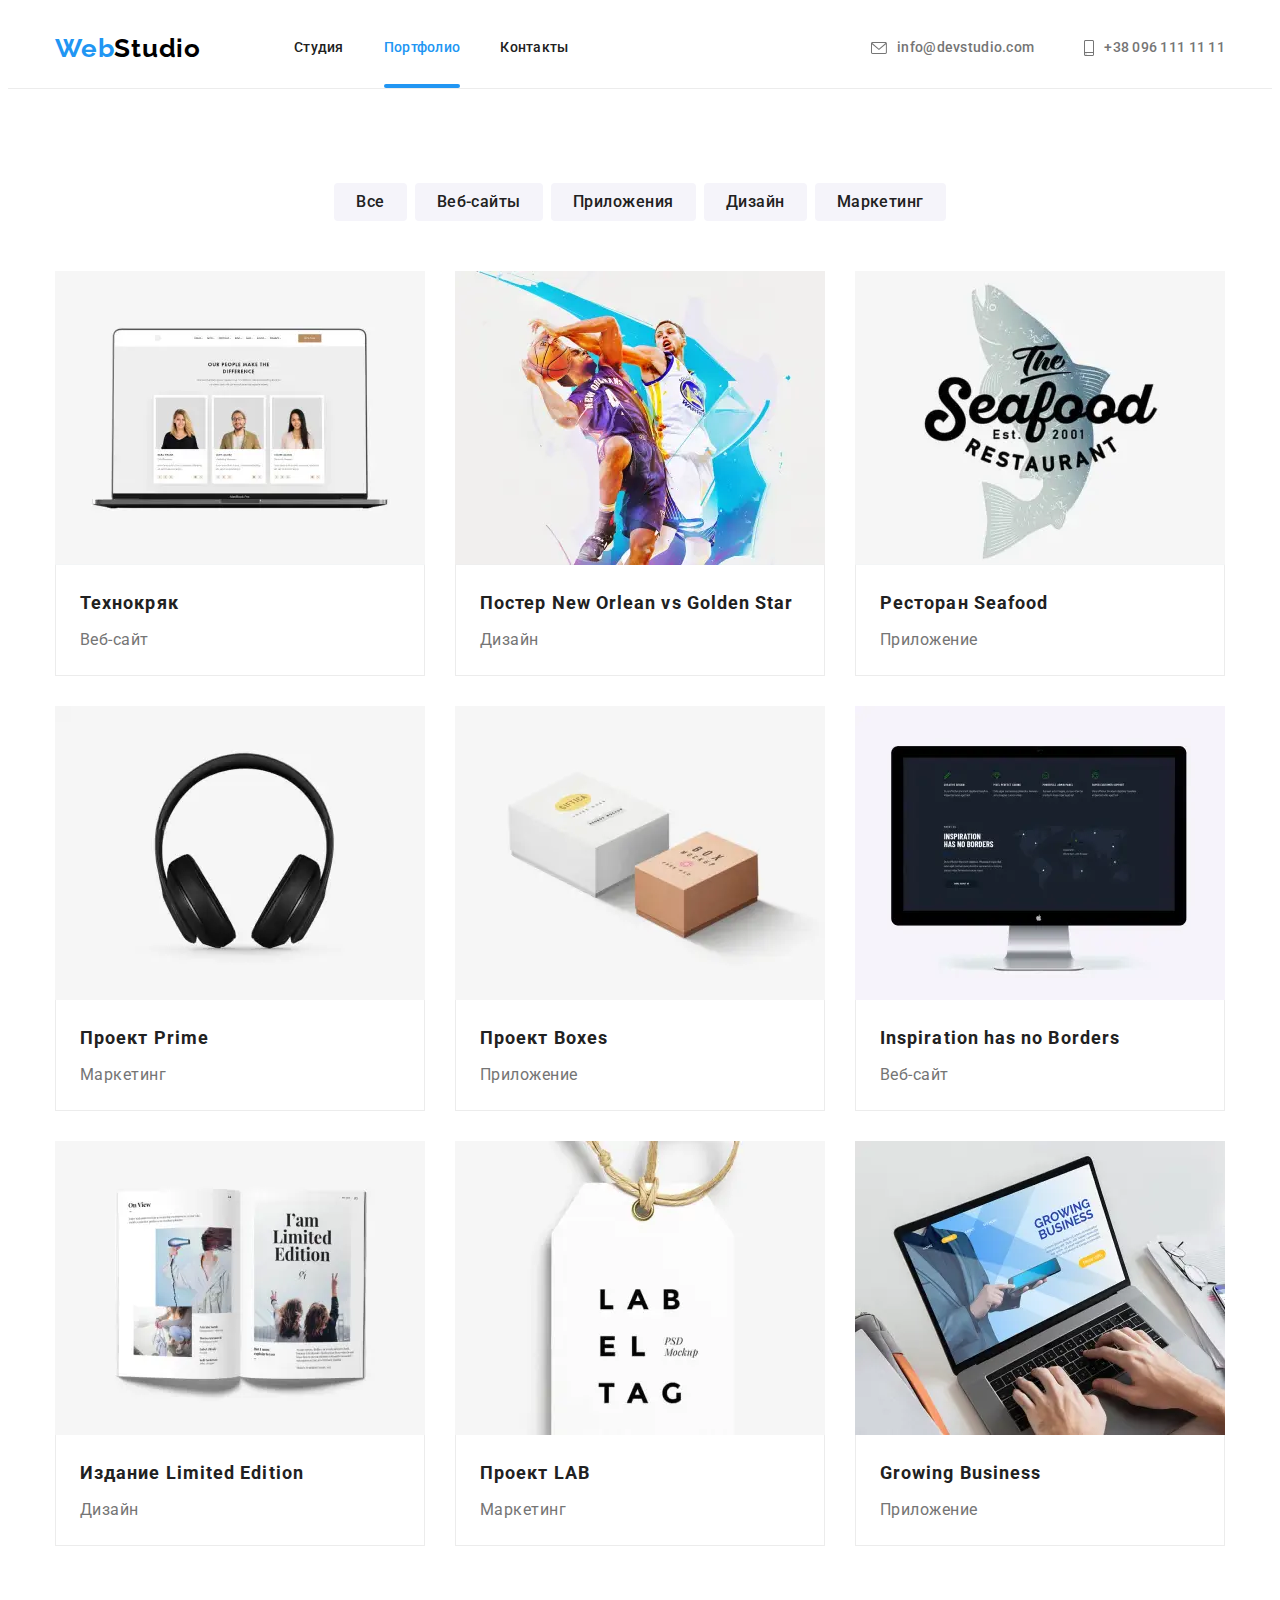
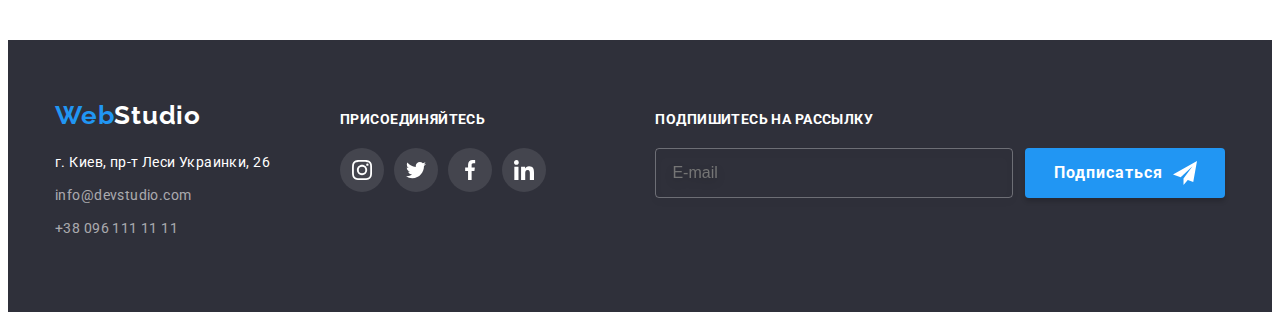
<file: portfolio.html>
<!DOCTYPE html>
<html lang="ru">
  <head>
    <meta charset="UTF-8" />
    <meta http-equiv="X-UA-Compatible" content="IE=edge" />
    <meta name="viewport" content="width=device-width, initial-scale=1.0" />
    <link
      rel="stylesheet"
      href="https://cdnjs.cloudflare.com/ajax/libs/modern-normalize/1.1.0/modern-normalize.min.css"
      integrity="sha512-wpPYUAdjBVSE4KJnH1VR1HeZfpl1ub8YT/NKx4PuQ5NmX2tKuGu6U/JRp5y+Y8XG2tV+wKQpNHVUX03MfMFn9Q=="
      crossorigin="anonymous"
      referrerpolicy="no-referrer"
    />
    <link rel="stylesheet" href="./css/main.min.css" />
    <link rel="preconnect" href="https://fonts.googleapis.com" />
    <link rel="preconnect" href="https://fonts.gstatic.com" crossorigin />
    <link
      href="https://fonts.googleapis.com/css2?family=Raleway:wght@700&family=Roboto:wght@400;500;700;900&display=swap"
      rel="stylesheet"
    />
    <title>Портфолио</title>
  </head>
  <body>
    <!-- header -->
    <header class="header">
      <div class="container header__container">
        <nav class="header__menu">
          <a class="link logo up-logo" href="./index.html">
            <span class="logo-span">Web</span>Studio
          </a>
          <ul class="header__nav list">
            <li class="header__nav-item">
              <a class="link header__menu-link" href="./index.html"
                >Студия</a
              >
            </li>
            <li class="header__nav-item">
              <a class="link header__menu-link active-link" href="./portfolio.html">Портфолио</a>
            </li>
            <li class="header__nav-item">
              <a class="link header__menu-link" href="">Контакты</a>
            </li>
          </ul>
        </nav>
        <button class="header__mobile-menu-but" aria-label="Меню" data-menu-open>
          <svg class="header__mobile-menu-icon" width="40px" height="40px" >
            <use href="./images/sprite.svg#icon-mobile-menu"></use>
          </svg>
        </button>

        <!-- mobile menu -->

        <div class="mobile-menu" data-menu>
          <button class="close-mobile-btn" aria-label="Закрыть меню" data-menu-close>
            <svg class="close-mobile-icon" width="40px" height="40px">
              <use href="./images/sprite.svg#icon-close_menu"></use>
            </svg>
          </button>

          <ul class="list">
            <li class="header__nav-item">
              <a class="link header__menu-link" href="./index.html"
                >Студия</a
              >
            </li>
            <li class="header__nav-item">
              <a class="link header__menu-link active-link" href="./portfolio.html">Портфолио</a>
            </li>
            <li class="header__nav-item">
              <a class="link header__menu-link" href="">Контакты</a>
            </li>
          </ul>

          <div class="mobile-menu-cont">
            <ul class="mobile-menu-list list">
              <li class="mobile__cont-item">
                <a class="link mobile__cont-link" href="tel:+380961111111">
                  +38&nbsp;096&nbsp;111&nbsp;11&nbsp;11
                </a>
              </li>
              <li class="mobile__cont-item">
                <a class="link mobile__cont-link" href="mailto:info@devstudio.com">                  
                  info@devstudio.com
                </a>
              </li>
            </ul>

            <ul class="mobile__social-list list">
              <li class="mobile__social-item">
                <a href="#" class="mobile__social-link link">Instagram</a>
              </li>
              <li class="mobile__social-item">
                <a href="#" class="mobile__social-link link">Twitter</a>
              </li>
              <li class="mobile__social-item">
                <a href="#" class="mobile__social-link link">Facebook</a>
              </li>
              <li class="mobile__social-item">
                <a href="#" class="mobile__social-link link">LinkedIn</a>
              </li>
            </ul>
          </div>
        </div>
          

        <!-- end mobile-menu -->


        <ul class="list header__cont-list">
          <li class="header__cont-item">
            <a class="link header__cont-link" href="mailto:info@devstudio.com">
              <svg class="header__cont-icon icon-envelope" width="14px" height="10px">
                <use href="./images/sprite.svg#icon-envelope"></use>
              </svg>
              info@devstudio.com
            </a>
          </li>
          <li class="header__cont-item">
            <a class="link header__cont-link" href="tel:+380961111111">
              <svg class="header__cont-icon icon-smartphone" width="10px" height="14px">
                <use href="./images/sprite.svg#icon-smartphone"></use>
              </svg>
              +38 096 111 11 11
            </a>
          </li>
        </ul>
      </div>
    </header>

    <!-- main -->
    <main>
      <section class="potfolio_container">
        <div class="container">
          <h1 class="visually-hidden">Наши работы</h1>
          <ul class="list filter-list">
            <li class="filter-item">
              <button class="btn-filter" type="button">Все</button>
            </li>
            <li class="filter-item">
              <button class="btn-filter" type="button">Веб-сайты</button>
            </li>
            <li class="filter-item">
              <button class="btn-filter" type="button">Приложения</button>
            </li>
            <li class="filter-item">
              <button class="btn-filter" type="button">Дизайн</button>
            </li>
            <li class="filter-item">
              <button class="btn-filter" type="button">Маркетинг</button>
            </li>
          </ul>
          <ul class="list ptf__list">
            <li class="ptf__item">
              <a class="link portfolio__link" href="">
                <div class="ptf__img-cont">
                  <picture>
                    <source
                      media="(min-width: 1200px)"
                      srcset="
                        ./images/works/works-1-desktop.webp    1x,
                        ./images/works/works-1-desktop@2x.webp 2x
                      "
                      type="image/webp"
                    />
                    <source
                      media="(min-width: 1200px)"
                      srcset="
                        ./images/works/works-1-desktop.jpg    1x,
                        ./images/works/works-1-desktop@2x.jpg 2x
                      "
                    />
                    <source
                      media="(min-width: 768px)"
                      srcset="
                        ./images/works/works-1-tablet.webp    1x,
                        ./images/works/works-1-tablet@2x.webp 2x
                      "
                      type="image/webp"
                    />
                    <source
                      media="(min-width: 768px)"
                      srcset="
                        ./images/works/works-1-tablet.jpg    1x,
                        ./images/works/works-1-tablet@2x.jpg 2x
                      "
                    />
                    <source
                      srcset="
                        ./images/works/works-1.webp    1x,
                        ./images/works/works-1@2x.webp 2x
                      "
                      type="image/webp"
                    />
                    <source
                      srcset="
                        ./images/works/works-1.jpg    1x,
                        ./images/works/works-1@2x.jpg 2x
                      "
                    />
                    <img
                      class="pft__photo"
                      src="#"
                      alt="Фото веб-сайта"
                      width="370"
                      loading="lazy"
                    />
                  </picture>

                  <div class="ptf__descr-cont">
                    <p class="ptf__descr">
                      Технокряк это современная площадка распространения
                      коронавируса. Компании используют эту платформу для
                      цифрового шпионажа и атак на защищённые сервера
                      конкурентов.
                    </p>
                  </div>
                </div>

                <div class="ptf__textcont">
                  <h2 class="ptf__title">Технокряк</h2>
                  <p class="ptf__subtitle">Веб-сайт</p>
                </div>
              </a>
            </li>
            <li class="ptf__item">
              <a class="link portfolio__link" href="">
                <div class="ptf__img-cont">
                  <picture>
                    <source
                      media="(min-width: 1200px)"
                      srcset="
                        ./images/works/works-2-desktop.webp    1x,
                        ./images/works/works-2-desktop@2x.webp 2x
                      "
                      type="image/webp"
                    />
                    <source
                      media="(min-width: 1200px)"
                      srcset="
                        ./images/works/works-2-desktop.jpg    1x,
                        ./images/works/works-2-desktop@2x.jpg 2x
                      "
                    />
                    <source
                      media="(min-width: 768px)"
                      srcset="
                        ./images/works/works-2-tablet.webp    1x,
                        ./images/works/works-2-tablet@2x.webp 2x
                      "
                      type="image/webp"
                    />
                    <source
                      media="(min-width: 768px)"
                      srcset="
                        ./images/works/works-2-tablet.jpg    1x,
                        ./images/works/works-2-tablet@2x.jpg 2x
                      "
                    />
                    <source
                      srcset="
                        ./images/works/works-2.webp    1x,
                        ./images/works/works-2@2x.webp 2x
                      "
                      type="image/webp"
                    />
                    <source
                      srcset="
                        ./images/works/works-2.jpg    1x,
                        ./images/works/works-2@2x.jpg 2x
                      "
                    />
                    <img
                      class="pft__photo"
                      src="#"
                      alt="Фото постера"
                      width="370"
                      loading="lazy"
                    />
                  </picture>
                  <div class="ptf__descr-cont">
                    <p class="ptf__descr">
                      Технокряк это современная площадка распространения
                      коронавируса. Компании используют эту платформу для
                      цифрового шпионажа и атак на защищённые сервера
                      конкурентов.
                    </p>
                  </div>
                </div>
                <div class="ptf__textcont">
                  <h2 class="ptf__title">Постер New Orlean vs Golden Star</h2>
                  <p class="ptf__subtitle">Дизайн</p>
                </div>
              </a>
            </li>
            <li class="ptf__item">
              <a class="link portfolio__link" href="">
                <div class="ptf__img-cont">
                  <picture>
                    <source
                      media="(min-width: 1200px)"
                      srcset="
                        ./images/works/works-3-desktop.webp    1x,
                        ./images/works/works-3-desktop@2x.webp 2x
                      "
                      type="image/webp"
                    />
                    <source
                      media="(min-width: 1200px)"
                      srcset="
                        ./images/works/works-3-desktop.jpg    1x,
                        ./images/works/works-3-desktop@2x.jpg 2x
                      "
                    />
                    <source
                      media="(min-width: 768px)"
                      srcset="
                        ./images/works/works-3-tablet.webp    1x,
                        ./images/works/works-3-tablet@2x.webp 2x
                      "
                      type="image/webp"
                    />
                    <source
                      media="(min-width: 768px)"
                      srcset="
                        ./images/works/works-3-tablet.jpg    1x,
                        ./images/works/works-3-tablet@2x.jpg 2x
                      "
                    />
                    <source
                      srcset="
                        ./images/works/works-3.webp    1x,
                        ./images/works/works-3@2x.webp 2x
                      "
                      type="image/webp"
                    />
                    <source
                      srcset="
                        ./images/works/works-3.jpg    1x,
                        ./images/works/works-3@2x.jpg 2x
                      "
                    />
                    <img
                      class="pft__photo"
                      src="#"
                      alt="Логотип ресторана"
                      width="370"
                      loading="lazy"
                    />
                  </picture>
                  <div class="ptf__descr-cont">
                    <p class="ptf__descr">
                      Технокряк это современная площадка распространения
                      коронавируса. Компании используют эту платформу для
                      цифрового шпионажа и атак на защищённые сервера
                      конкурентов.
                    </p>
                  </div>
                </div>
                <div class="ptf__textcont">
                  <h2 class="ptf__title">Ресторан Seafood</h2>
                  <p class="ptf__subtitle">Приложение</p>
                </div>
              </a>
            </li>
            <li class="ptf__item">
              <a class="link portfolio__link" href="">
                <div class="ptf__img-cont">
                  <picture>
                    <source
                      media="(min-width: 1200px)"
                      srcset="
                        ./images/works/works-4-desktop.webp    1x,
                        ./images/works/works-4-desktop@2x.webp 2x
                      "
                      type="image/webp"
                    />
                    <source
                      media="(min-width: 1200px)"
                      srcset="
                        ./images/works/works-4-desktop.jpg    1x,
                        ./images/works/works-4-desktop@2x.jpg 2x
                      "
                    />
                    <source
                      media="(min-width: 768px)"
                      srcset="
                        ./images/works/works-4-tablet.webp    1x,
                        ./images/works/works-4-tablet@2x.webp 2x
                      "
                      type="image/webp"
                    />
                    <source
                      media="(min-width: 768px)"
                      srcset="
                        ./images/works/works-4-tablet.jpg    1x,
                        ./images/works/works-4-tablet@2x.jpg 2x
                      "
                    />
                    <source
                      srcset="
                        ./images/works/works-4.webp    1x,
                        ./images/works/works-4@2x.webp 2x
                      "
                      type="image/webp"
                    />
                    <source
                      srcset="
                        ./images/works/works-4.jpg    1x,
                        ./images/works/works-4@2x.jpg 2x
                      "
                    />
                    <img
                      class="pft__photo"
                      src="#"
                      alt="Фото с наушниками"
                      width="370"
                      loading="lazy"
                    />
                  </picture>
                  <div class="ptf__descr-cont">
                    <p class="ptf__descr">
                      Технокряк это современная площадка распространения
                      коронавируса. Компании используют эту платформу для
                      цифрового шпионажа и атак на защищённые сервера
                      конкурентов.
                    </p>
                  </div>
                </div>
                <div class="ptf__textcont">
                  <h2 class="ptf__title">Проект Prime</h2>
                  <p class="ptf__subtitle">Маркетинг</p>
                </div>
              </a>
            </li>
            <li class="ptf__item">
              <a class="link portfolio__link" href="">
                <div class="ptf__img-cont">
                  <picture>
                    <source
                      media="(min-width: 1200px)"
                      srcset="
                        ./images/works/works-5-desktop.webp    1x,
                        ./images/works/works-5-desktop@2x.webp 2x
                      "
                      type="image/webp"
                    />
                    <source
                      media="(min-width: 1200px)"
                      srcset="
                        ./images/works/works-5-desktop.jpg    1x,
                        ./images/works/works-5-desktop@2x.jpg 2x
                      "
                    />
                    <source
                      media="(min-width: 768px)"
                      srcset="
                        ./images/works/works-5-tablet.webp    1x,
                        ./images/works/works-5-tablet@2x.webp 2x
                      "
                      type="image/webp"
                    />
                    <source
                      media="(min-width: 768px)"
                      srcset="
                        ./images/works/works-5-tablet.jpg    1x,
                        ./images/works/works-5-tablet@2x.jpg 2x
                      "
                    />
                    <source
                      srcset="
                        ./images/works/works-5.webp    1x,
                        ./images/works/works-5@2x.webp 2x
                      "
                      type="image/webp"
                    />
                    <source
                      srcset="
                        ./images/works/works-5.jpg    1x,
                        ./images/works/works-5@2x.jpg 2x
                      "
                    />
                    <img
                      class="pft__photo"
                      src="#"
                      alt="Фото с коробками"
                      width="370"
                      loading="lazy"
                    />
                  </picture>
                  <div class="ptf__descr-cont">
                    <p class="ptf__descr">
                      Технокряк это современная площадка распространения
                      коронавируса. Компании используют эту платформу для
                      цифрового шпионажа и атак на защищённые сервера
                      конкурентов.
                    </p>
                  </div>
                </div>
                <div class="ptf__textcont">
                  <h2 class="ptf__title">Проект Boxes</h2>
                  <p class="ptf__subtitle">Приложение</p>
                </div>
              </a>
            </li>
            <li class="ptf__item">
              <a class="link portfolio__link" href="">
                <div class="ptf__img-cont">
                  <picture>
                    <source
                      media="(min-width: 1200px)"
                      srcset="
                        ./images/works/works-6-desktop.webp    1x,
                        ./images/works/works-6-desktop@2x.webp 2x
                      "
                      type="image/webp"
                    />
                    <source
                      media="(min-width: 1200px)"
                      srcset="
                        ./images/works/works-6-desktop.jpg    1x,
                        ./images/works/works-6-desktop@2x.jpg 2x
                      "
                    />
                    <source
                      media="(min-width: 768px)"
                      srcset="
                        ./images/works/works-6-tablet.webp    1x,
                        ./images/works/works-6-tablet@2x.webp 2x
                      "
                      type="image/webp"
                    />
                    <source
                      media="(min-width: 768px)"
                      srcset="
                        ./images/works/works-6-tablet.jpg    1x,
                        ./images/works/works-6-tablet@2x.jpg 2x
                      "
                    />
                    <source
                      srcset="
                        ./images/works/works-6.webp    1x,
                        ./images/works/works-6@2x.webp 2x
                      "
                      type="image/webp"
                    />
                    <source
                      srcset="
                        ./images/works/works-6.jpg    1x,
                        ./images/works/works-6@2x.jpg 2x
                      "
                    />
                    <img
                      class="pft__photo"
                      src="#"
                      alt="Фото веб-сайта"
                      width="370"
                      loading="lazy"
                    />
                  </picture>
                  <div class="ptf__descr-cont">
                    <p class="ptf__descr">
                      Технокряк это современная площадка распространения
                      коронавируса. Компании используют эту платформу для
                      цифрового шпионажа и атак на защищённые сервера
                      конкурентов.
                    </p>
                  </div>
                </div>
                <div class="ptf__textcont">
                  <h2 class="ptf__title">Inspiration has no Borders</h2>
                  <p class="ptf__subtitle">Веб-сайт</p>
                </div>
              </a>
            </li>
            <li class="ptf__item">
              <a class="link portfolio__link" href="">
                <div class="ptf__img-cont">
                  <picture>
                    <source
                      media="(min-width: 1200px)"
                      srcset="
                        ./images/works/works-7-desktop.webp    1x,
                        ./images/works/works-7-desktop@2x.webp 2x
                      "
                      type="image/webp"
                    />
                    <source
                      media="(min-width: 1200px)"
                      srcset="
                        ./images/works/works-7-desktop.jpg    1x,
                        ./images/works/works-7-desktop@2x.jpg 2x
                      "
                    />
                    <source
                      media="(min-width: 768px)"
                      srcset="
                        ./images/works/works-7-tablet.webp    1x,
                        ./images/works/works-7-tablet@2x.webp 2x
                      "
                      type="image/webp"
                    />
                    <source
                      media="(min-width: 768px)"
                      srcset="
                        ./images/works/works-7-tablet.jpg    1x,
                        ./images/works/works-7-tablet@2x.jpg 2x
                      "
                    />
                    <source
                      srcset="
                        ./images/works/works-7.webp    1x,
                        ./images/works/works-7@2x.webp 2x
                      "
                      type="image/webp"
                    />
                    <source
                      srcset="
                        ./images/works/works-7.jpg    1x,
                        ./images/works/works-7@2x.jpg 2x
                      "
                    />
                    <img
                      class="pft__photo"
                      src="#"
                      alt="Фото журнала"
                      width="370"
                      loading="lazy"
                    />
                  </picture>
                  <div class="ptf__descr-cont">
                    <p class="ptf__descr">
                      Технокряк это современная площадка распространения
                      коронавируса. Компании используют эту платформу для
                      цифрового шпионажа и атак на защищённые сервера
                      конкурентов.
                    </p>
                  </div>
                </div>
                <div class="ptf__textcont">
                  <h2 class="ptf__title">Издание Limited Edition</h2>
                  <p class="ptf__subtitle">Дизайн</p>
                </div>
              </a>
            </li>
            <li class="ptf__item">
              <a class="link portfolio__link" href="">
                <div class="ptf__img-cont">
                  <picture>
                    <source
                      media="(min-width: 1200px)"
                      srcset="
                        ./images/works/works-8-desktop.webp    1x,
                        ./images/works/works-8-desktop@2x.webp 2x
                      "
                      type="image/webp"
                    />
                    <source
                      media="(min-width: 1200px)"
                      srcset="
                        ./images/works/works-8-desktop.jpg    1x,
                        ./images/works/works-8-desktop@2x.jpg 2x
                      "
                    />
                    <source
                      media="(min-width: 768px)"
                      srcset="
                        ./images/works/works-8-tablet.webp    1x,
                        ./images/works/works-8-tablet@2x.webp 2x
                      "
                      type="image/webp"
                    />
                    <source
                      media="(min-width: 768px)"
                      srcset="
                        ./images/works/works-8-tablet.jpg    1x,
                        ./images/works/works-8-tablet@2x.jpg 2x
                      "
                    />
                    <source
                      srcset="
                        ./images/works/works-8.webp    1x,
                        ./images/works/works-8@2x.webp 2x
                      "
                      type="image/webp"
                    />
                    <source
                      srcset="
                        ./images/works/works-8.jpg    1x,
                        ./images/works/works-8@2x.jpg 2x
                      "
                    />
                    <img
                      class="pft__photo"
                      src="#"
                      alt="Фото с логотипом"
                      width="370"
                      loading="lazy"
                    />
                  </picture>
                  <div class="ptf__descr-cont">
                    <p class="ptf__descr">
                      Технокряк это современная площадка распространения
                      коронавируса. Компании используют эту платформу для
                      цифрового шпионажа и атак на защищённые сервера
                      конкурентов.
                    </p>
                  </div>
                </div>
                <div class="ptf__textcont">
                  <h2 class="ptf__title">Проект LAB</h2>
                  <p class="ptf__subtitle">Маркетинг</p>
                </div>
              </a>
            </li>
            <li class="ptf__item">
              <a class="link portfolio__link" href="">
                <div class="ptf__img-cont">
                  <picture>
                    <source
                      media="(min-width: 1200px)"
                      srcset="
                        ./images/works/works-9-desktop.webp    1x,
                        ./images/works/works-9-desktop@2x.webp 2x
                      "
                      type="image/webp"
                    />
                    <source
                      media="(min-width: 1200px)"
                      srcset="
                        ./images/works/works-9-desktop.jpg    1x,
                        ./images/works/works-9-desktop@2x.jpg 2x
                      "
                    />
                    <source
                      media="(min-width: 768px)"
                      srcset="
                        ./images/works/works-9-tablet.webp    1x,
                        ./images/works/works-9-tablet@2x.webp 2x
                      "
                      type="image/webp"
                    />
                    <source
                      media="(min-width: 768px)"
                      srcset="
                        ./images/works/works-9-tablet.jpg    1x,
                        ./images/works/works-9-tablet@2x.jpg 2x
                      "
                    />
                    <source
                      srcset="
                        ./images/works/works-9.webp    1x,
                        ./images/works/works-9@2x.webp 2x
                      "
                      type="image/webp"
                    />
                    <source
                      srcset="
                        ./images/works/works-9.jpg    1x,
                        ./images/works/works-9@2x.jpg 2x
                      "
                    />
                    <img
                      class="pft__photo"
                      src="#"
                      alt="Фото с приложением на PC"
                      width="370"
                      loading="lazy"
                    />
                  </picture>
                  <div class="ptf__descr-cont">
                    <p class="ptf__descr">
                      Технокряк это современная площадка распространения
                      коронавируса. Компании используют эту платформу для
                      цифрового шпионажа и атак на защищённые сервера
                      конкурентов.
                    </p>
                  </div>
                </div>
                <div class="ptf__textcont">
                  <h2 class="ptf__title">Growing Business</h2>
                  <p class="ptf__subtitle">Приложение</p>
                </div>
              </a>
            </li>
          </ul>
        </div>
      </section>
    </main>

    <!-- footer -->
    <footer class="footer">
      <div class="container footer__container">
        <div class="footer__left-cont">
          <a class="logo link down-logo" href="./index.html">
            <span class="logo-span">Web</span>Studio
          </a>
          <address class="footer__address">
            <p class="footer__address-text">г. Киев, пр-т Леси Украинки, 26</p>
            <ul class="list footer__address-list">
              <li class="footer__address-item">
                <a
                  class="link footer__address-link"
                  href="mailto:info@devstudio.com"
                  >info@devstudio.com</a
                >
              </li>
              <li class="footer__address-item">
                <a class="link footer__address-link" href="tel:+380961111111"
                  >+38 096 111 11 11</a
                >
              </li>
            </ul>
          </address>
        </div>
        <div class="footer__social-cont">
          <p class="footer__subtitle">присоединяйтесь</p>
          <ul class="social-list list">
            <li class="social-item">
              <a class="link social-link social-link--footer" href="">
                <svg class="social-icon" width="20px" height="20px">
                  <use href="./images/sprite.svg#icon-instagram"></use>
                </svg>
              </a>
            </li>
            <li class="social-item">
              <a class="link social-link social-link--footer" href="">
                <svg class="social-icon" width="20px" height="20px">
                  <use href="./images/sprite.svg#icon-twitter"></use>
                </svg>
              </a>
            </li>
            <li class="social-item">
              <a class="link social-link social-link--footer" href="">
                <svg class="social-icon" width="20px" height="20px">
                  <use href="./images/sprite.svg#icon-facebook"></use>
                </svg>
              </a>
            </li>
            <li class="social-item">
              <a class="link social-link social-link--footer" href="">
                <svg class="social-icon" width="20px" height="20px">
                  <use href="./images/sprite.svg#icon-linkedin"></use>
                </svg>
              </a>
            </li>
          </ul>
        </div>
        <div class="footer__form-cont">
          <form class="footer__form" action="#">
            <p class="footer__subtitle">Подпишитесь на рассылку</p>
            <div class="footer__form-cont">
              <input
                class="footer__input"
                name="footer-subscr-email"
                type="email"
                placeholder="E-mail"
              />
              <button class="btn" type="submit">
                Подписаться
                <svg width="24px" height="24px">
                  <use href="./images/sprite.svg#icon-send"></use>
                </svg>
              </button>
            </div>
          </form>
        </div>
      </div>
    </footer>
    <script src="./js/mobile-menu.js"></script>
  </body>
</html>
</file>
<file: css/main.min.css>
:root{--primary-text-color: #212121;--secondary-text-color: #757575;--primary-title-color: #ffffff;--secondary-title-color: #212121;--accent-color: #2196f3;--logo-text-color: #000000;--secondary-accent-color: #188ce8;--third-text-color: #ffffff;--adress-text-color: rgba(255, 255, 255, 0.6);--secondary-background-color: #f5f4fa;--font-family: "Roboto", sans-serif}.visually-hidden{position:absolute;width:1px;height:1px;margin:-1px;border:0;padding:0;white-space:nowrap;clip-path:inset(100%);clip:rect(0 0 0 0);overflow:hidden}*,*::before,*::after{box-sizing:border-box}@media screen and (min-width: 320px){html{overflow-x:hidden}}body{font-family:var(--font-family);color:var(--primary-text-color)}@media screen and (min-width: 320px){body{overflow-x:hidden}}p,h1,h2,h3,h4,h5,h6{margin:0;padding:0}img{display:block}.link{text-decoration:none}.list{list-style:none;margin:0;padding:0}.container{padding-left:15px;padding-right:15px;margin:0 auto;width:320px}@media screen and (min-width: 320px){.container{width:100%}}@media screen and (min-width: 480px){.container{width:480px}}@media screen and (min-width: 768px){.container{width:768px}}@media screen and (min-width: 1200px){.container{width:1200px}}.btn{padding:10px 32px;font-family:inherit;font-weight:700;font-size:16px;line-height:1.87;letter-spacing:0.06em;color:var(--third-text-color);background-color:var(--accent-color);border-radius:4px;border:none;box-shadow:0px 4px 4px rgba(0,0,0,0.15);transition:background-color 250ms cubic-bezier(0.4, 0, 0.2, 1)}.btn:hover,.btn:focus{background-color:var(--secondary-accent-color);cursor:pointer}.btn-filter{padding:6px 22px;font-family:inherit;font-weight:500;font-size:16px;line-height:1.63;letter-spacing:0.03em;color:var(--primary-text-color);background-color:var(--secondary-background-color);border-radius:4px;border:none;transition:background-color 250ms cubic-bezier(0.4, 0, 0.2, 1),color 250ms cubic-bezier(0.4, 0, 0.2, 1),box-shadow 250ms cubic-bezier(0.4, 0, 0.2, 1)}.btn-filter:hover,.btn-filter:focus{color:var(--third-text-color);background-color:var(--accent-color);box-shadow:0px 3px 1px rgba(0,0,0,0.1),0px 1px 2px rgba(0,0,0,0.08),0px 2px 2px rgba(0,0,0,0.12);border-radius:4px}.social-list{display:flex;justify-content:center}.social-item{margin-right:10px;width:44px;height:44px}.social-item:last-child{margin-right:0px}.social-icon{fill:#afb1b8;transition:fill 250ms cubic-bezier(0.4, 0, 0.2, 1)}.social-link{width:100%;height:100%;display:flex;align-items:center;justify-content:center;border-radius:50%;transition:background-color 250ms cubic-bezier(0.4, 0, 0.2, 1)}.social-link:hover,.social-link:focus{background-color:var(--accent-color)}.social-link:hover .social-icon,.social-link:focus .social-icon{fill:#ffffff}.social-link--footer{background-color:rgba(255,255,255,0.1);transition:background-color 250ms cubic-bezier(0.4, 0, 0.2, 1)}.social-link--footer:hover,.social-link--footer:focus{background-color:var(--accent-color)}.social-link--footer .social-icon{fill:var(--primary-title-color)}.active-link.header__menu-link{position:relative;color:var(--accent-color)}.active-link.header__menu-link::after{content:"";display:block;position:absolute;left:0;bottom:0;width:100%;height:4px;background-color:var(--accent-color);border-radius:2px}.logo{font-family:Raleway;font-weight:700;font-size:24px;line-height:1.17;letter-spacing:0.03em}@media screen and (min-width: 1200px){.logo{font-size:26px;line-height:1.19}}.up-logo{color:var(--logo-text-color)}.down-logo{color:var(--primary-title-color)}.logo-span{color:var(--accent-color)}.backdrop{position:fixed;top:0;left:0;width:100%;height:100%;background-color:rgba(0,0,0,0.2);opacity:1;transition:opacity 250ms cubic-bezier(0.4, 0, 0.2, 1)}.backdrop.is-hidden{opacity:0;pointer-events:none}.modal{position:fixed;top:50%;left:0;transform:scale(1) translateY(-50%);overflow-y:unset;transition:transform 250ms cubic-bezier(0.4, 0, 0.2, 1);padding:40px 10px;min-width:320px;width:100%;background-color:#ffffff;box-shadow:0px 1px 3px rgba(0,0,0,0.12),0px 1px 1px rgba(0,0,0,0.14),0px 2px 1px rgba(0,0,0,0.2);border-radius:4px}@media screen and (min-width: 450px){.modal{left:50%;transform:scale(1) translate(-50%, -50%)}}@media screen and (max-height: 568px){.modal{top:0;left:0;transform:scale(1) translate(0, 0)}}@media screen and (min-width: 480px){.modal{padding:40px;width:450px}}@media screen and (min-width: 1200px){.modal{width:528px}}.backdrop.is-hidden .modal{transform:scale(0.8) translate(-50%, -50%)}.modal-form{margin-left:auto;margin-right:auto;text-align:center}.modal-form-title{margin-bottom:12px;font-weight:700;font-size:20px;line-height:1.5;text-align:center;letter-spacing:0.03em}@media screen and (min-width: 1200px){.modal-form-title{line-height:1.15}}.close-modal-btn{position:absolute;top:0;right:0;transform:translate(-8px, 8px);display:flex;align-items:center;justify-content:center;width:30px;height:30px;border:1px solid rgba(0,0,0,0.1);border-radius:50px;background-color:#ffffff;cursor:pointer}.form-label{display:block;display:flex;flex-direction:column;margin-bottom:10px;text-align:left}.input-icon-wrapper{display:flex;position:relative;width:100%}.form-label-text{margin-bottom:4px;font-size:12px;line-height:1.17;letter-spacing:0.01em}.form-field{width:100%;height:40px;padding-left:42px;border:1px solid rgba(33,33,33,0.2);border-radius:4px;transition:border-color 250ms cubic-bezier(0.4, 0, 0.2, 1)}.modal-form-icon{position:absolute;left:0;bottom:50%;transform:translate(12px, 50%);transition:fill 250ms cubic-bezier(0.4, 0, 0.2, 1)}.form-label:focus-within .form-field{border-color:var(--accent-color);outline:none}.form-label:focus-within .modal-form-icon{fill:var(--accent-color)}.close-icon{transition:fill 250ms cubic-bezier(0.4, 0, 0.2, 1)}.close-modal-btn:hover .close-icon,.close-modal-btn:focus .close-icon{fill:var(--accent-color)}.form-field.form-text-comment{padding:12px 16px;height:120px;resize:none;font-size:14px;line-height:1.15;letter-spacing:0.01em}.confirm-label{display:flex;margin-top:20px;margin-bottom:30px;margin-left:auto;margin-right:auto;align-items:center;justify-content:center;font-size:9px;line-height:1;letter-spacing:0.03em;color:var(--secondary-text-color)}@media screen and (min-width: 400px){.confirm-label{font-size:12px;line-height:1.17}}@media screen and (min-width: 1200px){.confirm-label{font-size:14px;line-height:1.71}}.confirm-form-link{color:var(--accent-color);margin-left:5px}.checkbox-confirm{width:1px;height:1px;margin:-1px;border:0;padding:0;white-space:nowrap;clip-path:inset(100%);clip:rect(0 0 0 0);overflow:hidden}.check-box-icon{display:inline-block;width:16px;height:15px;margin-right:7px;border:2px solid var(--primary-text-color);border-radius:2px;box-shadow:0px 4px 4px rgba(0,0,0,0.25);transition:box-shadow 250ms cubic-bezier(0.4, 0, 0.2, 1)}.checkbox-confirm:checked+.check-box-icon{background-image:url("../images/icon-check.svg");background-color:var(--accent-color);background-size:contain;background-origin:border-box;border-color:var(--accent-color);box-shadow:none;transition:background-color 250ms cubic-bezier(0.4, 0, 0.2, 1),border-color 250ms cubic-bezier(0.4, 0, 0.2, 1)}.modal-form>.btn{padding-left:56px;padding-right:55px}.checkbox-confirm:focus+.check-box-icon{outline:1px solid var(--accent-color);border-color:var(--accent-color)}.footer__form-cont{text-align:center}@media screen and (min-width: 768px){.footer__form-cont{margin-left:auto;margin-right:auto}}@media screen and (min-width: 1200px){.footer__form-cont{display:flex;margin-left:auto;margin-right:0;text-align:left}}.footer__input{padding:15px 16px;margin-bottom:20px;height:50px;width:100%;background-color:inherit;border:1px solid rgba(255,255,255,0.3);border-radius:4px;font-size:16px;line-height:1.25;filter:drop-shadow(0px 4px 4px rgba(0,0,0,0.15));color:var(--third-text-color);outline:none}@media screen and (min-width: 768px){.footer__input{width:450px}}@media screen and (min-width: 1200px){.footer__input{margin-right:12px;width:358px;margin-bottom:0}}.footer__form-cont .btn{display:flex;align-items:center;margin:0 auto;padding-left:29px;padding-right:28px}@media screen and (min-width: 1200px){.footer__form-cont .btn{margin:0}}.footer__form-cont .btn svg{margin-left:10px}.secondary-title{margin-bottom:50px;font-weight:700;font-size:36px;line-height:1.17;text-align:center;letter-spacing:0.03em;color:var(--secondary-title-color)}.mobile-menu{position:fixed;z-index:100;overflow:auto;top:0;left:0;display:flex;flex-direction:column;width:100vw;height:100vh;padding:48px 40px;background-color:#ffffff;opacity:0;visibility:hidden;pointer-events:none;transition:opacity 250ms linear, visibility 250ms linear}.mobile-menu.is-open{opacity:1;visibility:visible;pointer-events:all}.close-mobile-btn{position:absolute;top:10px;right:15px;background-color:transparent;cursor:pointer;line-height:0px;border:none}.close-mobile-btn:hover .close-mobile-icon,.close-mobile-btn:focus .close-mobile-icon{fill:var(--accent-color)}.close-mobile-icon{transition:fill 250ms cubic-bezier(0.4, 0, 0.2, 1)}.mobile-menu-cont{margin-top:auto}.mobile__cont-item:not(:last-child){margin-bottom:32px}.mobile__cont-link{font-family:Roboto;font-weight:500;font-size:24px;line-height:1.17;letter-spacing:0.02em;color:var(--secondary-text-color)}.mobile__cont-item:not(:last-child) .mobile__cont-link{font-size:34px;color:var(--accent-color)}@media screen and (max-width: 350px){.mobile__cont-item:not(:last-child) .mobile__cont-link{font-size:30px}}.mobile-menu-list{margin-bottom:64px}.mobile__social-list{display:flex;flex-wrap:wrap}.mobile__social-item:not(:last-child){padding-right:10px;border-right:1px solid rgba(33,33,33,0.2)}.mobile__social-item:not(:first-child){padding-left:10px}.mobile__social-link{font-family:Roboto;font-style:normal;font-weight:500;font-size:18px;line-height:1.22;letter-spacing:0.02em;color:var(--accent-color)}.header{border-bottom:1px solid #ececec}.header__container{display:flex;align-items:center;justify-content:space-between;padding-top:16px;padding-bottom:16px}@media screen and (min-width: 768px){.header__container{padding-top:0px;padding-bottom:0px}}.header__nav{display:flex;margin-left:88px}@media screen and (max-width: 767px){.header__nav{display:none}}@media screen and (min-width: 1200px){.header__nav{margin-left:93px}}@media screen and (max-width: 767px){.header__nav-item:not(:last-child){margin-bottom:32px}}.header__nav .header__nav-item:not(:last-child){margin-right:40px}.header__menu{display:flex;align-items:center}.header__menu-link{font-weight:500;font-size:14px;line-height:1.14;letter-spacing:0.02em;color:var(--primary-text-color);transition:color 250ms cubic-bezier(0.4, 0, 0.2, 1)}@media screen and (min-width: 768px){.header__menu-link{display:block;padding-top:32px;padding-bottom:32px}}@media screen and (max-width: 767px){.header__menu-link{font-size:40px;line-height:1.18}}.header__menu-link:hover,.header__menu-link:focus,.header__cont-link:hover,.header__cont-link:focus{color:var(--accent-color)}.header__cont-list{display:flex;margin-left:auto}@media screen and (max-width: 767px){.header__cont-list{display:none}}@media screen and (max-width: 1199px){.header__cont-list{flex-direction:column}}@media screen and (max-width: 1199px){.header__cont-list .header__cont-item:not(:last-child){margin-bottom:10px}}@media screen and (min-width: 1200px){.header__cont-list .header__cont-item:not(:last-child){margin-right:50px}}.header__cont-link{display:flex;font-weight:500;font-size:14px;line-height:1.14;letter-spacing:0.02em;color:var(--secondary-text-color);align-items:center;transition:color 250ms cubic-bezier(0.4, 0, 0.2, 1)}.header__cont-link:hover .header__cont-icon{fill:var(--accent-color)}.header__cont-icon{margin-right:8px;fill:var(--secondary-text-color);transition:fill 250ms cubic-bezier(0.4, 0, 0.2, 1)}@media screen and (min-width: 1200px){.header__cont-icon{margin-right:10px}}@media screen and (min-width: 1200px){.icon-envelope{width:16px;height:12px}}@media screen and (min-width: 1200px){.icon-smartphone{width:10px;height:16px}}.header__mobile-menu-but{background-color:transparent;cursor:pointer;line-height:0px;border:none}@media screen and (min-width: 768px){.header__mobile-menu-but{display:none}}.header__mobile-menu-but:hover .header__mobile-menu-icon,.header__mobile-menu-but:focus .header__mobile-menu-icon{fill:var(--accent-color)}.header__mobile-menu-icon{transition:fill 250ms cubic-bezier(0.4, 0, 0.2, 1)}.hero__title{margin-left:auto;margin-right:auto;margin-bottom:30px;text-transform:uppercase;color:var(--primary-title-color);text-align:center;max-width:360px;font-weight:900;font-size:26px;line-height:1.62;letter-spacing:0.06em}@media screen and (min-width: 1200px){.hero__title{max-width:696px;font-size:44px;line-height:1.36}}@media screen and (max-width: 386px){.hero__title{font-size:6vw}}@media screen and (max-width: 320px){.hero__title{font-size:20px}}.hero__section{padding-top:118px;padding-bottom:118px;min-width:320px;background-repeat:no-repeat;background-position:center;background-size:cover;text-align:center;background-size:480px 400px;background-image:linear-gradient(rgba(47,48,58,0.4), rgba(47,48,58,0.4)),url(../images/hero/hero-bg-mobile.jpg)}@media screen and (min-width: 1200px){.hero__section{padding-top:200px;padding-bottom:200px}}@media screen and (min-device-pixel-ratio: 2), (min-resolution: 192dpi), (min-resolution: 2dppx){.hero__section{background-image:linear-gradient(rgba(47,48,58,0.4), rgba(47,48,58,0.4)),url(../images/hero/hero-bg-mobile@2x.jpg)}}@media screen and (min-width: 480px){.hero__section{min-width:480px;background-size:768px 400px;background-image:linear-gradient(rgba(47,48,58,0.4), rgba(47,48,58,0.4)),url(../images/hero/hero-bg-tablet.jpg)}}@media screen and (min-width: 480px) and (min-device-pixel-ratio: 2), screen and (min-width: 480px) and (min-resolution: 192dpi), screen and (min-width: 480px) and (min-resolution: 2dppx){.hero__section{background-image:linear-gradient(rgba(47,48,58,0.4), rgba(47,48,58,0.4)),url(../images/hero/hero-bg-tablet@2x.jpg)}}@media screen and (min-width: 768px){.hero__section{min-width:768px;background-size:1200px 400px;background-image:linear-gradient(rgba(47,48,58,0.4), rgba(47,48,58,0.4)),url(../images/hero/hero-bg-desktop.jpg)}}@media screen and (min-width: 768px) and (min-device-pixel-ratio: 2), screen and (min-width: 768px) and (min-resolution: 192dpi), screen and (min-width: 768px) and (min-resolution: 2dppx){.hero__section{background-image:linear-gradient(rgba(47,48,58,0.4), rgba(47,48,58,0.4)),url(../images/hero/hero-bg-desktop@2x.jpg)}}@media screen and (min-width: 1200px){.hero__section{min-width:1200px;background-size:1600px 600px;background-image:linear-gradient(rgba(47,48,58,0.4), rgba(47,48,58,0.4)),url(../images/hero/hero-bg-desktop.jpg)}}@media screen and (min-width: 1200px) and (min-device-pixel-ratio: 2), screen and (min-width: 1200px) and (min-resolution: 192dpi), screen and (min-width: 1200px) and (min-resolution: 2dppx){.hero__section{background-image:linear-gradient(rgba(47,48,58,0.4), rgba(47,48,58,0.4)),url(../images/hero/hero-bg-desktop@2x.jpg)}}.benefits__container{padding-top:60px;padding-bottom:60px}@media screen and (min-width: 1200px){.benefits__container{padding-top:94px;padding-bottom:94px}}.benefits-list{margin-bottom:-30px}@media screen and (min-width: 768px){.benefits-list{display:flex;flex-wrap:wrap}}.benefits-list .benefits__item{margin-bottom:30px}@media screen and (max-width: 767px){.benefits-list .benefits__item{max-width:450px}}@media screen and (min-width: 768px){.benefits-list .benefits__item{width:calc((100% - 30px) / 2)}}@media screen and (min-width: 1200px){.benefits-list .benefits__item{width:calc((100% - 30px * 3) / 4)}}@media screen and (min-width: 1200px){.benefits-list .benefits__item:not(:last-child){margin-right:30px}}@media screen and (min-width: 768px){.benefits-list .benefits__item:nth-child(odd){margin-right:30px}}.benefits__iconcont{display:flex;width:100%;height:120px;margin-bottom:30px;align-items:center;justify-content:center;background-color:#f5f4fa;border-radius:4px}.benefits__title{font-weight:700;font-size:14px;line-height:1.14;letter-spacing:0.03em;text-transform:uppercase;color:var(--secondary-title-color)}@media screen and (max-width: 767px){.benefits__title{text-align:center}}.benefits__subtitle{margin-top:10px;font-size:14px;line-height:1.71;letter-spacing:0.03em;color:var(--secondary-text-color)}.our-works__subtitle{position:absolute;left:0;bottom:0;padding-top:27px;padding-bottom:27px;width:100%;background-color:rgba(47,48,58,0.8);font-weight:700;font-size:14px;line-height:1.14;text-align:center;letter-spacing:0.03em;text-transform:uppercase;color:var(--primary-title-color)}.our-works__section{display:none;padding-bottom:94px}@media screen and (min-width: 1200px){.our-works__section{display:block}}.our-works__list{margin-right:-30px;display:flex}.our-works__item{position:relative}.our-works__list .our-works__item{margin-right:30px;width:370px}.team__name{margin-bottom:10px;font-weight:500;font-size:16px;line-height:1.19;text-align:center;letter-spacing:0.03em}.team__itemcont{padding-top:30px;padding-bottom:24px}@media screen and (min-width: 1200px){.team__itemcont{padding-bottom:30px}}.team__position{margin-bottom:16px;font-size:16px;line-height:1.19;text-align:center;letter-spacing:0.03em;color:var(--secondary-text-color)}.team__section{padding-top:60px;padding-bottom:60px;background-color:var(--secondary-background-color)}@media screen and (min-width: 1200px){.team__section{padding-top:94px;padding-bottom:94px}}.team__list{margin-left:-30px;margin-bottom:-30px}@media screen and (min-width: 768px){.team__list{display:flex;flex-wrap:wrap}}@media screen and (min-width: 1200px){.team__list{margin-left:-30px}}.team__photo{display:block;margin:0 auto;width:100%}.team__item{margin-bottom:30px;margin-left:30px;width:calc(100% - 30px);background-color:var(--third-text-color);box-shadow:0px 1px 3px rgba(0,0,0,0.12),0px 1px 1px rgba(0,0,0,0.14),0px 2px 1px rgba(0,0,0,0.2);border-radius:0px 0px 4px 4px}@media screen and (min-width: 768px){.team__item{width:calc((100% - 60px) / 2)}}@media screen and (min-width: 1200px){.team__item{width:calc((100% - 30px * 4) / 4);margin-left:30px}}.clients__section{padding-top:60px;padding-bottom:60px}@media screen and (min-width: 1200px){.clients__section{padding-top:94px;padding-bottom:94px}}.clients__list{display:flex;flex-wrap:wrap;margin-bottom:-30px;margin-right:-30px}.clients__item{min-width:130px;height:92px;width:calc((100% - 60px)/2)}@media screen and (min-width: 768px){.clients__item{width:calc((100% - 30px * 3)/3)}}@media screen and (min-width: 1200px){.clients__item{width:calc((100% - 30px * 6)/6)}}.clients__item{margin-right:30px;margin-bottom:30px}.clients__link{display:flex;width:100%;height:100%;align-items:center;justify-content:center;border:1px solid #afb1b8;border-radius:4px;transition:border-color 250ms cubic-bezier(0.4, 0, 0.2, 1)}.clients__link:hover,.clients__link:focus{border:1px solid var(--accent-color)}.clients__icon{fill:#afb1b8;transition:fill 250ms cubic-bezier(0.4, 0, 0.2, 1)}.clients__link:hover .clients__icon{fill:var(--accent-color)}.clients__link:focus .clients__icon{fill:var(--accent-color)}.footer{padding-top:60px;padding-bottom:60px;background-color:#2f303a;min-width:320px}.footer__address{margin-top:20px}.footer__container{justify-content:center;display:flex;flex-direction:column}@media screen and (min-width: 768px){.footer__container{flex-direction:row;flex-wrap:wrap;align-items:baseline}}.footer__left-cont{text-align:center;margin-bottom:60px}@media screen and (min-width: 768px){.footer__left-cont{margin-right:165px}}@media screen and (min-width: 1200px){.footer__left-cont{text-align:left;margin-right:70px;margin-bottom:0px}}.footer__social-cont{margin-bottom:60px;text-align:center}@media screen and (min-width: 1200px){.footer__social-cont{text-align:left}}.footer__subtitle{margin-bottom:20px;color:var(--primary-title-color);font-weight:bold;font-size:14px;line-height:1.14;letter-spacing:0.03em;text-transform:uppercase}.footer__address-text{font-style:normal;font-size:14px;line-height:1.71;letter-spacing:0.03em;color:var(--third-text-color);transition:color 250ms cubic-bezier(0.4, 0, 0.2, 1)}.footer__address-link{font-style:normal;font-size:14px;line-height:1.71;letter-spacing:0.03em;color:var(--adress-text-color);transition:color 250ms cubic-bezier(0.4, 0, 0.2, 1)}.footer__address-list{margin-top:9px}.footer__address-item:not(:first-child){margin-top:9px}.footer__address-text:hover,.footer__address-link:hover,.footer__address-link:focus{color:var(--accent-color)}.filter-list{display:flex;flex-wrap:wrap;margin-bottom:-15px}@media screen and (min-width: 768px){.filter-list{justify-content:center}}.filter-list .filter-item:not(:last-child){margin-right:8px;margin-bottom:15px}.potfolio_container{padding-top:60px;padding-bottom:60px}@media screen and (min-width: 768px){.potfolio_container{padding-top:94px;padding-bottom:94px}}.ptf__list{margin-top:40px;margin-bottom:-30px;margin-right:-30px}@media screen and (min-width: 768px){.ptf__list{margin-top:30px}}@media screen and (min-width: 1200px){.ptf__list{margin-top:50px}}@media screen and (min-width: 768px){.ptf__list{display:flex;flex-wrap:wrap}}.ptf__list .ptf__item{margin-right:30px;margin-bottom:30px;width:calc(100% - 30px)}@media screen and (min-width: 768px){.ptf__list .ptf__item{width:calc((100% - 60px) / 2)}}@media screen and (min-width: 1200px){.ptf__list .ptf__item{width:calc((100% - 90px) / 3)}}.pft__photo{display:block;margin:0 auto;width:100%}.portfolio__link{display:flex;flex-direction:column;height:100%;transition:box-shadow 250ms cubic-bezier(0.4, 0, 0.2, 1)}.portfolio__link:hover,.portfolio__link:focus{display:block;box-shadow:0px 1px 1px rgba(0,0,0,0.12),0px 4px 4px rgba(0,0,0,0.06),1px 4px 6px rgba(0,0,0,0.16)}.ptf__textcont{display:flex;flex-direction:column;flex-grow:1;padding:20px 24px;border-bottom:1px solid #ececec;border-left:1px solid #ececec;border-right:1px solid #ececec}.ptf__title{font-weight:700;font-size:18px;line-height:2;letter-spacing:0.06em;color:var(--secondary-title-color)}.ptf__subtitle{margin-top:4px;font-size:16px;line-height:1.87;letter-spacing:0.03em;color:var(--secondary-text-color)}.ptf__descr{font-size:13px;line-height:1.56;letter-spacing:0.03em;color:var(--third-text-color)}@media screen and (min-width: 325px){.ptf__descr{font-size:4vw}}@media screen and (min-width: 480px){.ptf__descr{font-size:18px}}.ptf__img-cont{position:relative;overflow:hidden}.ptf__descr-cont{position:absolute;left:0;bottom:0;display:flex;transform:translateY(100%);align-items:center;padding-left:24px;padding-right:24px;height:100%;background-color:rgba(33,150,243,0.9);transition:transform 250ms cubic-bezier(0.4, 0, 0.2, 1)}.portfolio__link:hover .ptf__descr-cont,.portfolio__link:focus .ptf__descr-cont{transform:translateY(0)}
/*# sourceMappingURL=main.min.css.map */
</file>
